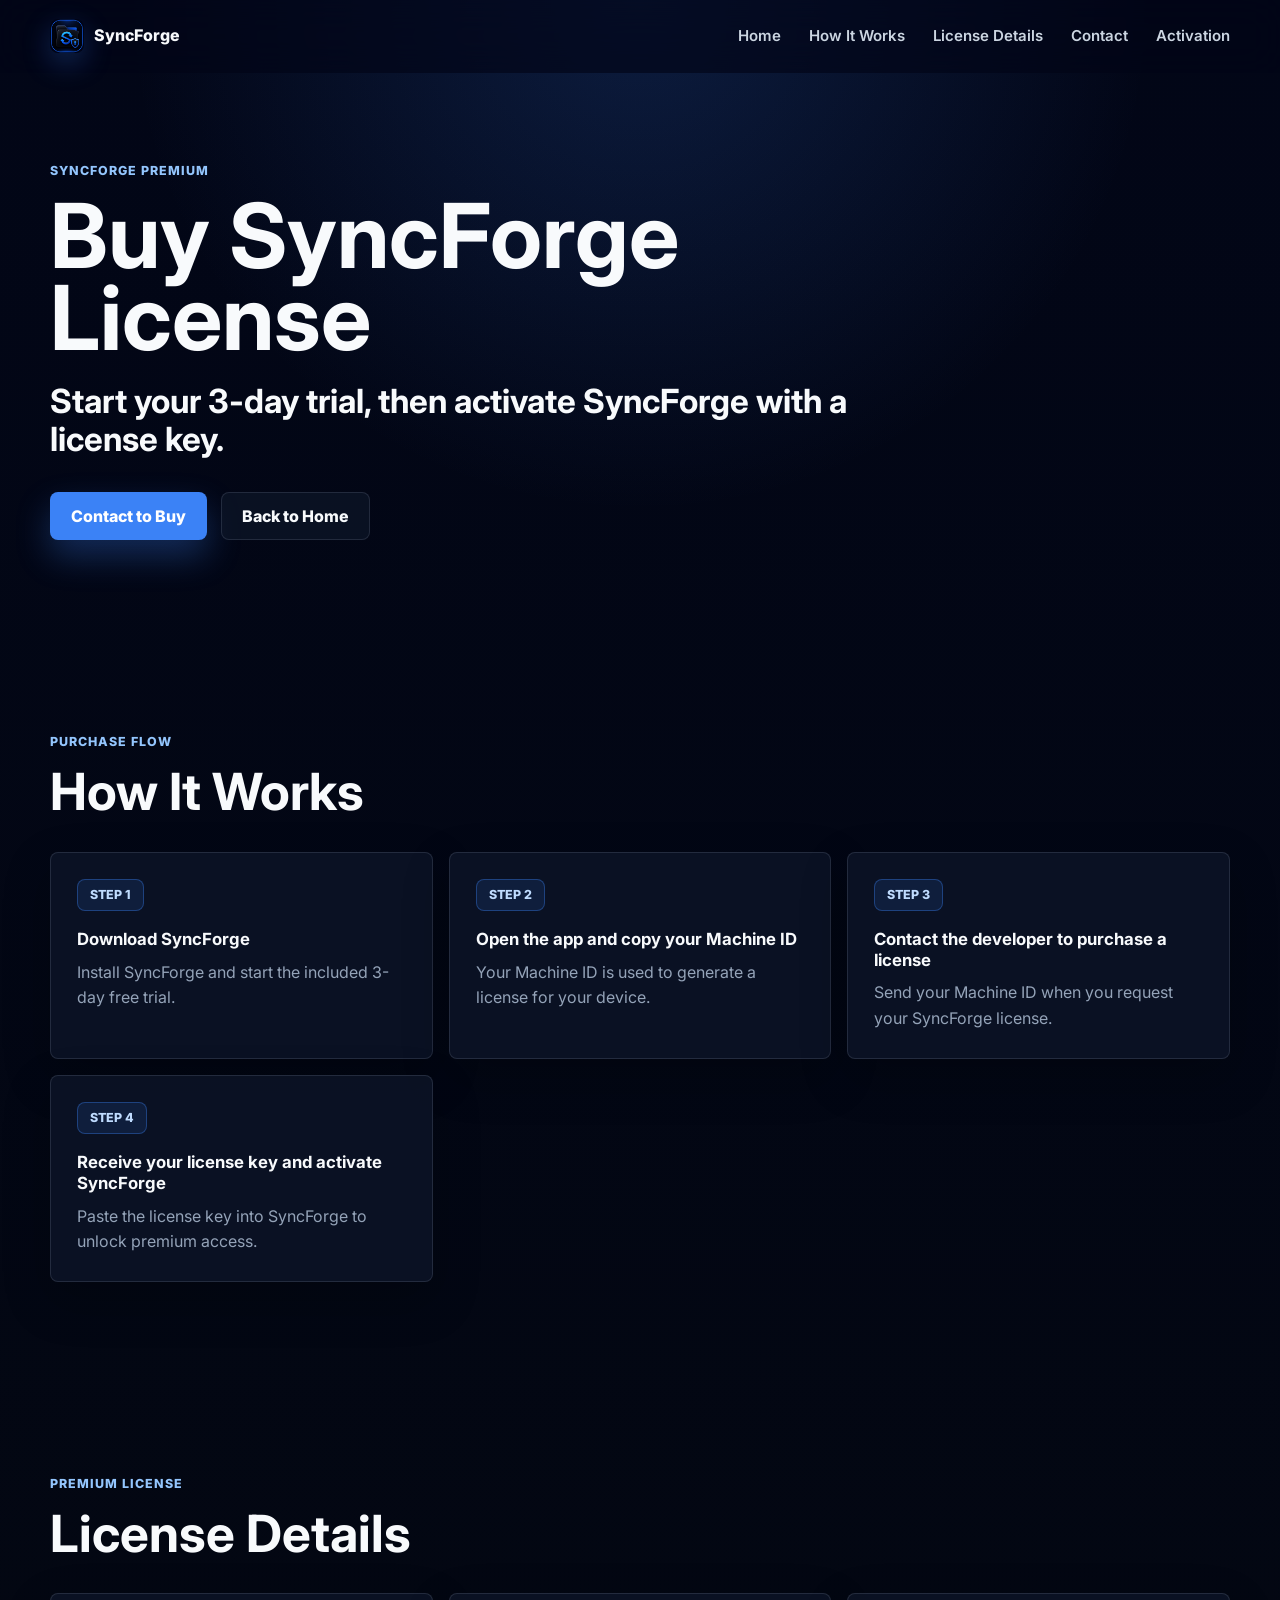
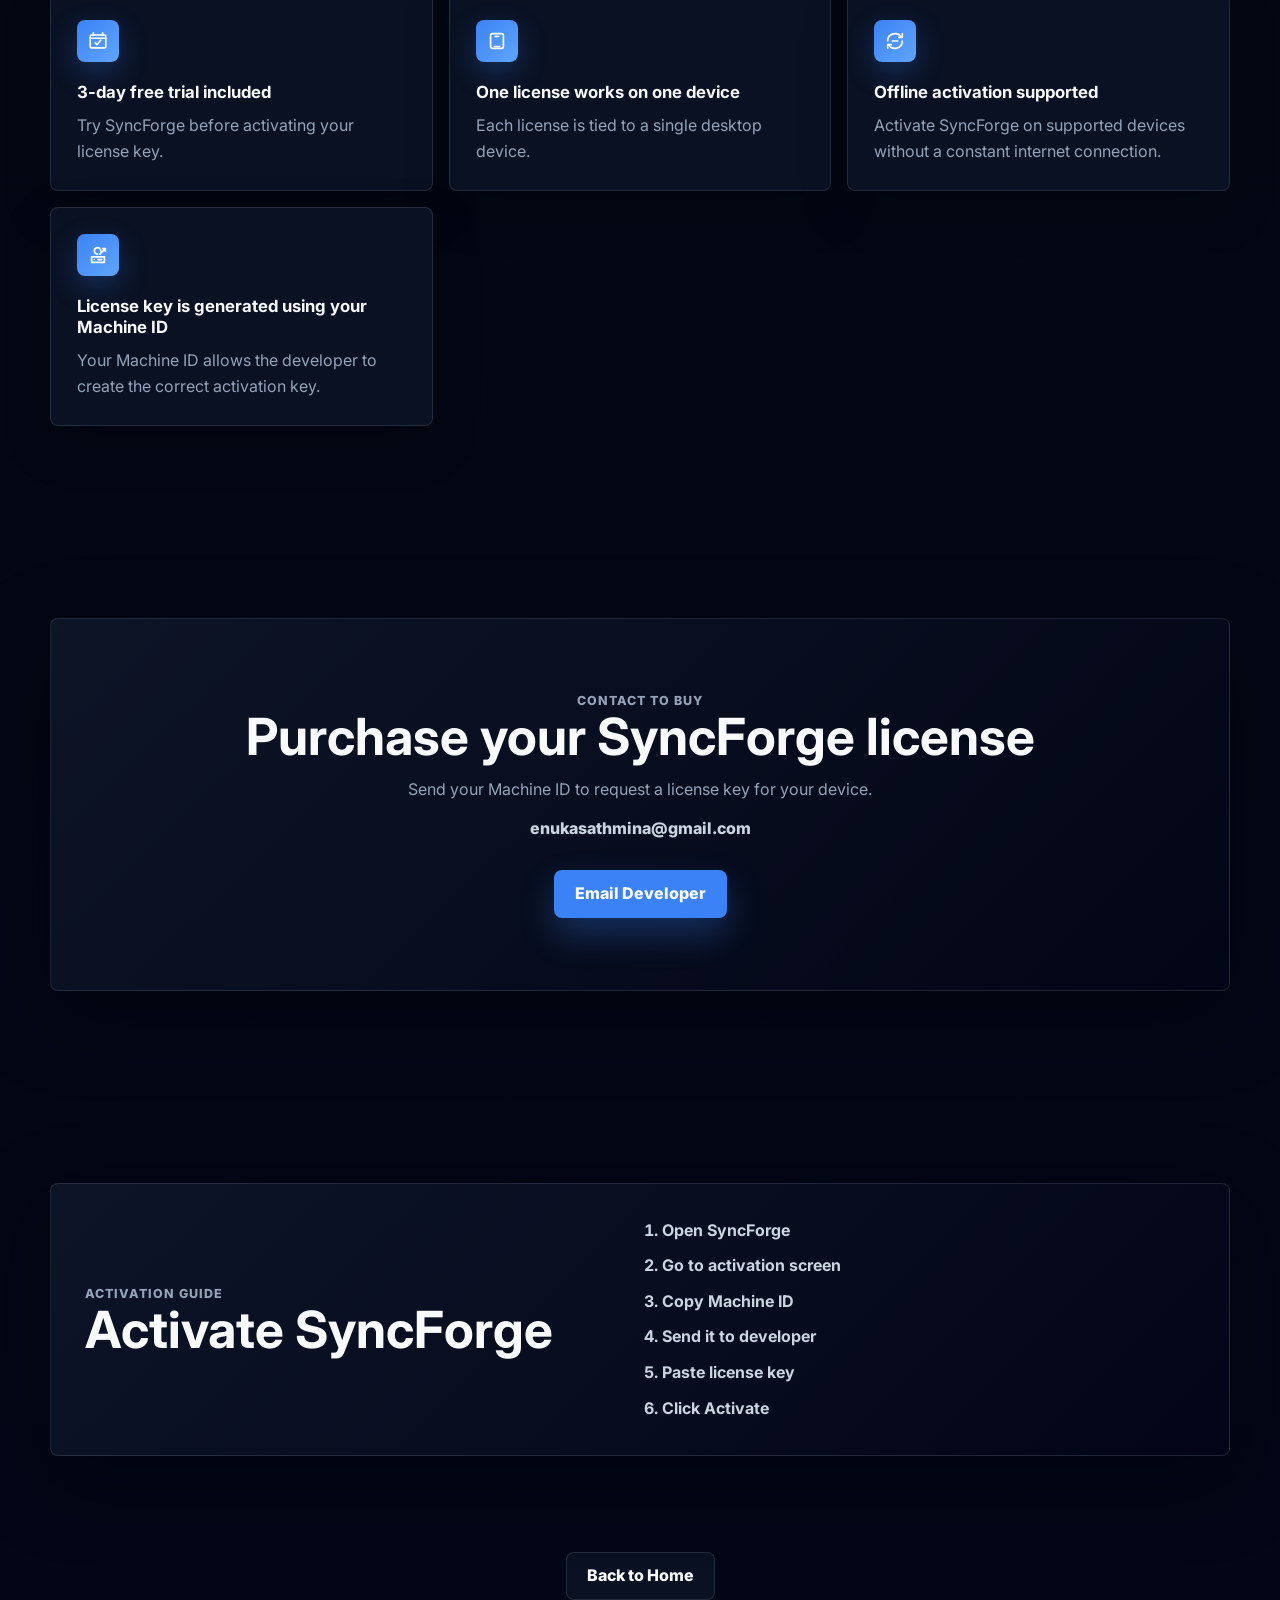
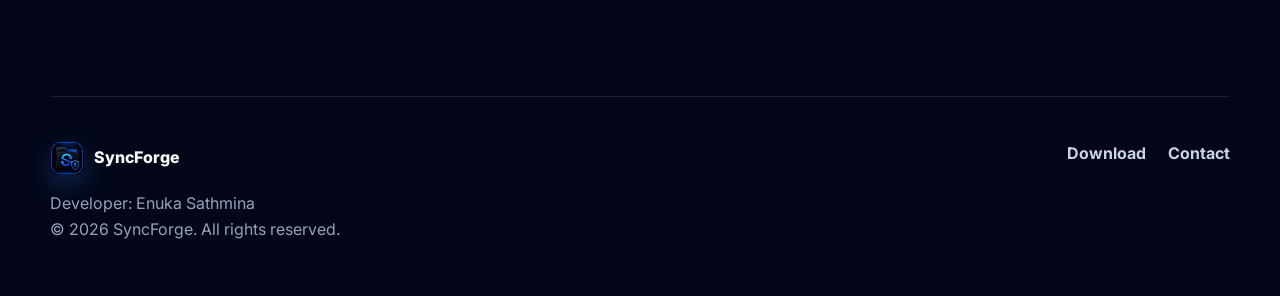
<file: buy.html>
<!DOCTYPE html>
<html lang="en">
<head>
  <meta charset="UTF-8">
  <meta name="viewport" content="width=device-width, initial-scale=1.0">
  <meta name="description" content="Buy and activate a SyncForge license for premium desktop backup software with a 3-day free trial.">
  <title>Buy SyncForge License | SyncForge</title>
  <link rel="icon" href="icon.ico" type="image/x-icon">
  <link rel="preconnect" href="https://fonts.googleapis.com">
  <link rel="preconnect" href="https://fonts.gstatic.com" crossorigin>
  <link href="https://fonts.googleapis.com/css2?family=Inter:wght@400;500;600;700;800&display=swap" rel="stylesheet">
  <link rel="stylesheet" href="style.css">
</head>
<body>
  <header class="site-header">
    <nav class="nav">
      <a class="brand" href="index.html" aria-label="SyncForge home">
        <img class="brand-icon" src="icon.ico" alt="" aria-hidden="true">
        <span>SyncForge</span>
      </a>
      <button class="nav-toggle" type="button" aria-label="Open navigation" aria-expanded="false">
        <span></span>
        <span></span>
      </button>
      <div class="nav-links" data-nav>
        <a href="index.html">Home</a>
        <a href="#how-it-works">How It Works</a>
        <a href="#license-details">License Details</a>
        <a href="#contact">Contact</a>
        <a href="#activation">Activation</a>
      </div>
    </nav>
  </header>

  <main id="top">
    <section class="section page-hero">
      <div class="page-hero-copy reveal">
        <p class="eyebrow">SyncForge Premium</p>
        <h1>Buy SyncForge License</h1>
        <p class="tagline">Start your 3-day trial, then activate SyncForge with a license key.</p>
        <div class="hero-actions">
          <a class="button primary" href="#contact">Contact to Buy</a>
          <a class="button secondary" href="index.html">Back to Home</a>
        </div>
      </div>
    </section>

    <section class="section" id="how-it-works">
      <div class="section-heading reveal">
        <p class="eyebrow">Purchase flow</p>
        <h2>How It Works</h2>
      </div>
      <div class="feature-grid">
        <article class="feature-card reveal">
          <span class="step-label">Step 1</span>
          <h3>Download SyncForge</h3>
          <p>Install SyncForge and start the included 3-day free trial.</p>
        </article>
        <article class="feature-card reveal">
          <span class="step-label">Step 2</span>
          <h3>Open the app and copy your Machine ID</h3>
          <p>Your Machine ID is used to generate a license for your device.</p>
        </article>
        <article class="feature-card reveal">
          <span class="step-label">Step 3</span>
          <h3>Contact the developer to purchase a license</h3>
          <p>Send your Machine ID when you request your SyncForge license.</p>
        </article>
        <article class="feature-card reveal">
          <span class="step-label">Step 4</span>
          <h3>Receive your license key and activate SyncForge</h3>
          <p>Paste the license key into SyncForge to unlock premium access.</p>
        </article>
      </div>
    </section>

    <section class="section" id="license-details">
      <div class="section-heading reveal">
        <p class="eyebrow">Premium license</p>
        <h2>License Details</h2>
      </div>
      <div class="feature-grid">
        <article class="feature-card reveal">
          <span class="icon" aria-hidden="true">
            <svg viewBox="0 0 24 24"><path d="M7 3v3M17 3v3M4 9h16"/><path d="M5 5.5h14A1.5 1.5 0 0 1 20.5 7v11A1.5 1.5 0 0 1 19 19.5H5A1.5 1.5 0 0 1 3.5 18V7A1.5 1.5 0 0 1 5 5.5z"/><path d="M9 14l2 2 4-5"/></svg>
          </span>
          <h3>3-day free trial included</h3>
          <p>Try SyncForge before activating your license key.</p>
        </article>
        <article class="feature-card reveal">
          <span class="icon" aria-hidden="true">
            <svg viewBox="0 0 24 24"><path d="M7 4h10a2 2 0 0 1 2 2v12a2 2 0 0 1-2 2H7a2 2 0 0 1-2-2V6a2 2 0 0 1 2-2z"/><path d="M9 18h6M10 7h4"/></svg>
          </span>
          <h3>One license works on one device</h3>
          <p>Each license is tied to a single desktop device.</p>
        </article>
        <article class="feature-card reveal">
          <span class="icon" aria-hidden="true">
            <svg viewBox="0 0 24 24"><path d="M4 12a8 8 0 0 1 14.93-4"/><path d="M20 4v4h-4"/><path d="M20 12a8 8 0 0 1-14.93 4"/><path d="M4 20v-4h4"/><path d="M9 12h6"/></svg>
          </span>
          <h3>Offline activation supported</h3>
          <p>Activate SyncForge on supported devices without a constant internet connection.</p>
        </article>
        <article class="feature-card reveal">
          <span class="icon" aria-hidden="true">
            <svg viewBox="0 0 24 24"><path d="M15 7.5a3.5 3.5 0 1 0-3.5 3.5"/><path d="M14 11l6-6M17 5h3v3"/><path d="M5 14h14v6H5z"/><path d="M8 17h.01M12 17h4"/></svg>
          </span>
          <h3>License key is generated using your Machine ID</h3>
          <p>Your Machine ID allows the developer to create the correct activation key.</p>
        </article>
      </div>
    </section>

    <section class="section" id="contact">
      <div class="download-card reveal">
        <p class="eyebrow">Contact to Buy</p>
        <h2>Purchase your SyncForge license</h2>
        <p>Send your Machine ID to request a license key for your device.</p>
        <p class="contact-email">enukasathmina@gmail.com</p>
        <div class="contact-actions">
          <a class="button primary" href="mailto:enukasathmina@gmail.com?subject=SyncForge%20License%20Purchase&body=Hi%2C%20I%20want%20to%20buy%20SyncForge.%20My%20Machine%20ID%20is%3A%0A">Email Developer</a>
        </div>
      </div>
    </section>

    <section class="section" id="activation">
      <div class="premium-grid reveal">
        <div>
          <p class="eyebrow">Activation Guide</p>
          <h2>Activate SyncForge</h2>
        </div>
        <ol class="guide-list">
          <li>Open SyncForge</li>
          <li>Go to activation screen</li>
          <li>Copy Machine ID</li>
          <li>Send it to developer</li>
          <li>Paste license key</li>
          <li>Click Activate</li>
        </ol>
      </div>
    </section>

    <section class="section back-section">
      <a class="button secondary reveal" href="index.html">Back to Home</a>
    </section>
  </main>

  <footer class="footer">
    <div>
      <a class="brand" href="index.html" aria-label="SyncForge home">
        <img class="brand-icon" src="icon.ico" alt="" aria-hidden="true">
        <span>SyncForge</span>
      </a>
      <p>Developer: Enuka Sathmina</p>
      <p>&copy; <span data-year></span> SyncForge. All rights reserved.</p>
    </div>
    <div class="footer-links">
      <a href="index.html#download">Download</a>
      <a href="mailto:enukasathmina@gmail.com">Contact</a>
    </div>
  </footer>

  <script src="script.js"></script>
</body>
</html>
</file>
<file: style.css>
:root {
  --bg: #020617;
  --bg-deep: #030712;
  --panel: rgba(15, 23, 42, 0.72);
  --panel-strong: rgba(15, 23, 42, 0.92);
  --line: rgba(148, 163, 184, 0.18);
  --text: #f8fafc;
  --muted: #94a3b8;
  --soft: #cbd5e1;
  --accent: #3b82f6;
  --accent-strong: #2563eb;
  --shadow: 0 24px 80px rgba(0, 0, 0, 0.38);
  --radius: 8px;
  --max-width: 1180px;
}

* {
  box-sizing: border-box;
}

html {
  scroll-behavior: smooth;
}

body {
  margin: 0;
  font-family: "Inter", system-ui, -apple-system, BlinkMacSystemFont, "Segoe UI", sans-serif;
  color: var(--text);
  background:
    radial-gradient(circle at 50% 0%, rgba(59, 130, 246, 0.18), transparent 32rem),
    linear-gradient(180deg, #020617 0%, #030712 48%, #020617 100%);
  line-height: 1.6;
  min-width: 320px;
}

body.nav-open {
  overflow: hidden;
}

a {
  color: inherit;
  text-decoration: none;
}

img {
  display: block;
  max-width: 100%;
}

.site-header {
  position: sticky;
  top: 0;
  z-index: 20;
  border-bottom: 1px solid transparent;
  background: rgba(2, 6, 23, 0.66);
  backdrop-filter: blur(18px);
}

.site-header.scrolled {
  border-color: var(--line);
}

.nav {
  width: min(100% - 40px, var(--max-width));
  height: 72px;
  margin: 0 auto;
  display: flex;
  align-items: center;
  justify-content: space-between;
}

.brand {
  display: inline-flex;
  align-items: center;
  gap: 10px;
  font-weight: 800;
  letter-spacing: 0;
}

.icon {
  display: inline-grid;
  place-items: center;
  color: #fff;
  background: linear-gradient(135deg, var(--accent), #60a5fa);
  box-shadow: 0 10px 28px rgba(59, 130, 246, 0.28);
}

.brand-icon {
  width: 34px;
  height: 34px;
  border-radius: 8px;
  object-fit: cover;
  box-shadow: 0 10px 28px rgba(59, 130, 246, 0.28);
}

.nav-links {
  display: flex;
  align-items: center;
  gap: 28px;
  color: var(--soft);
  font-size: 0.94rem;
  font-weight: 600;
}

.nav-links a {
  transition: color 180ms ease;
}

.nav-links a:hover {
  color: var(--text);
}

.nav-toggle {
  display: none;
  width: 42px;
  height: 42px;
  border: 1px solid var(--line);
  border-radius: 8px;
  background: rgba(15, 23, 42, 0.72);
  cursor: pointer;
}

.nav-toggle span {
  display: block;
  width: 18px;
  height: 2px;
  margin: 5px auto;
  border-radius: 999px;
  background: var(--text);
  transition: transform 180ms ease;
}

.section {
  width: min(100% - 40px, var(--max-width));
  margin: 0 auto;
  padding: 96px 0;
}

.hero {
  min-height: calc(100vh - 72px);
  display: grid;
  align-items: center;
  padding-top: 64px;
}

.hero-grid {
  display: grid;
  grid-template-columns: minmax(0, 1fr) minmax(380px, 0.9fr);
  gap: 54px;
  align-items: center;
}

.eyebrow {
  margin: 0 0 14px;
  color: #93c5fd;
  font-size: 0.78rem;
  font-weight: 800;
  letter-spacing: 0.08em;
  text-transform: uppercase;
}

h1,
h2,
h3,
p {
  overflow-wrap: break-word;
}

h1 {
  margin: 0;
  font-size: clamp(3.35rem, 7vw, 6rem);
  line-height: 0.92;
  letter-spacing: 0;
  overflow-wrap: normal;
  word-break: keep-all;
}

h2 {
  margin: 0;
  font-size: clamp(2rem, 4vw, 4rem);
  line-height: 1;
  letter-spacing: 0;
}

h3 {
  margin: 0 0 10px;
  font-size: 1.05rem;
  line-height: 1.25;
}

.tagline {
  margin: 22px 0 0;
  color: var(--text);
  font-size: clamp(1.35rem, 2.6vw, 2.2rem);
  font-weight: 700;
  line-height: 1.15;
}

.hero-description {
  max-width: 650px;
  margin: 22px 0 0;
  color: var(--soft);
  font-size: 1.08rem;
}

.hero-actions {
  display: flex;
  flex-wrap: wrap;
  gap: 14px;
  margin-top: 34px;
}

.page-hero {
  min-height: 520px;
  display: grid;
  align-items: center;
  padding-top: 88px;
}

.page-hero-copy {
  max-width: 860px;
}

.button {
  display: inline-flex;
  align-items: center;
  justify-content: center;
  min-height: 48px;
  padding: 0 20px;
  border: 1px solid transparent;
  border-radius: 8px;
  font-weight: 800;
  transition: transform 180ms ease, border-color 180ms ease, background 180ms ease, box-shadow 180ms ease;
}

.button:hover {
  transform: translateY(-2px);
}

.button.primary {
  background: var(--accent);
  color: #fff;
  box-shadow: 0 16px 34px rgba(59, 130, 246, 0.3);
}

.button.primary:hover {
  background: var(--accent-strong);
}

.button.secondary {
  border-color: var(--line);
  color: var(--text);
  background: rgba(15, 23, 42, 0.66);
}

.button.secondary:hover {
  border-color: rgba(59, 130, 246, 0.48);
  background: rgba(30, 41, 59, 0.72);
}

.hero-visual,
.screenshot-card {
  position: relative;
  overflow: hidden;
  border: 1px solid var(--line);
  border-radius: var(--radius);
  background: var(--panel);
  box-shadow: var(--shadow);
}

.hero-visual {
  min-height: 460px;
  isolation: isolate;
}

.hero-visual img {
  position: absolute;
  inset: 0;
  width: 100%;
  height: 100%;
  object-fit: cover;
  opacity: 0.42;
}

.hero-visual img.is-missing,
.screenshot-card img.is-missing {
  display: none;
}

.mockup-shell {
  position: absolute;
  inset: 30px;
  z-index: 2;
  border: 1px solid rgba(226, 232, 240, 0.14);
  border-radius: var(--radius);
  background: rgba(2, 6, 23, 0.78);
  backdrop-filter: blur(20px);
}

.mockup-topbar {
  display: flex;
  gap: 8px;
  padding: 16px;
  border-bottom: 1px solid var(--line);
}

.mockup-topbar span {
  width: 10px;
  height: 10px;
  border-radius: 50%;
  background: #475569;
}

.mockup-content {
  padding: 28px;
}

.mockup-content small {
  color: var(--muted);
  font-weight: 700;
}

.mockup-content strong {
  display: block;
  margin-top: 4px;
  font-size: 4rem;
  line-height: 1;
}

.progress-stack {
  display: grid;
  gap: 12px;
  margin: 34px 0;
}

.progress-stack span {
  height: 12px;
  width: var(--width);
  border-radius: 999px;
  background: linear-gradient(90deg, var(--accent), rgba(96, 165, 250, 0.28));
}

.mockup-list {
  display: grid;
  gap: 10px;
  color: var(--soft);
  font-size: 0.94rem;
}

.mockup-list span {
  padding: 12px 14px;
  border: 1px solid var(--line);
  border-radius: var(--radius);
  background: rgba(15, 23, 42, 0.64);
}

.section-heading {
  max-width: 720px;
  margin-bottom: 34px;
}

.feature-grid,
.why-grid {
  display: grid;
  grid-template-columns: repeat(3, minmax(0, 1fr));
  gap: 16px;
}

.feature-card,
.why-grid div {
  border: 1px solid var(--line);
  border-radius: var(--radius);
  background: var(--panel);
  box-shadow: 0 18px 48px rgba(0, 0, 0, 0.22);
}

.feature-card {
  padding: 26px;
  transition: transform 180ms ease, border-color 180ms ease, background 180ms ease;
}

.step-label {
  display: inline-flex;
  align-items: center;
  min-height: 32px;
  margin-bottom: 18px;
  padding: 0 12px;
  border: 1px solid rgba(59, 130, 246, 0.36);
  border-radius: 8px;
  color: #bfdbfe;
  background: rgba(59, 130, 246, 0.12);
  font-size: 0.78rem;
  font-weight: 800;
  text-transform: uppercase;
}

.feature-card:hover {
  transform: translateY(-4px);
  border-color: rgba(59, 130, 246, 0.44);
  background: var(--panel-strong);
}

.feature-card p,
.why-grid p,
.premium-grid p,
.download-card p,
.footer p {
  margin: 0;
  color: var(--muted);
}

.icon {
  width: 42px;
  height: 42px;
  margin-bottom: 20px;
  border-radius: 8px;
}

.icon svg {
  width: 22px;
  height: 22px;
  fill: none;
  stroke: currentColor;
  stroke-width: 1.8;
  stroke-linecap: round;
  stroke-linejoin: round;
}

.screenshot-grid {
  display: grid;
  grid-template-columns: repeat(2, minmax(0, 1fr));
  gap: 18px;
}

.screenshot-card {
  margin: 0;
  min-height: 330px;
  display: flex;
  flex-direction: column;
}

.screenshot-card::before,
.hero-visual::before {
  content: attr(data-placeholder);
}

.screenshot-card::after,
.hero-visual::after {
  content: "";
  position: absolute;
  inset: 0;
  background:
    linear-gradient(rgba(148, 163, 184, 0.08) 1px, transparent 1px),
    linear-gradient(90deg, rgba(148, 163, 184, 0.08) 1px, transparent 1px);
  background-size: 42px 42px;
  mask-image: linear-gradient(to bottom, black, transparent 82%);
  pointer-events: none;
}

.screenshot-card img {
  width: 100%;
  height: 286px;
  object-fit: cover;
}

.screenshot-card figcaption {
  position: relative;
  z-index: 2;
  padding: 16px 18px;
  border-top: 1px solid var(--line);
  background: rgba(2, 6, 23, 0.78);
  font-weight: 800;
}

.image-placeholder {
  min-height: 286px;
  display: grid;
  place-items: center;
  padding: 24px;
  color: var(--soft);
  background:
    radial-gradient(circle at 50% 0%, rgba(59, 130, 246, 0.3), transparent 22rem),
    linear-gradient(135deg, rgba(15, 23, 42, 0.82), rgba(2, 6, 23, 0.92));
  text-align: center;
  font-weight: 800;
}

.why-panel,
.download-card,
.premium-grid {
  border: 1px solid var(--line);
  border-radius: var(--radius);
  background: linear-gradient(135deg, rgba(15, 23, 42, 0.86), rgba(2, 6, 23, 0.86));
  box-shadow: var(--shadow);
}

.why-panel {
  padding: 34px;
}

.why-grid {
  margin-top: 32px;
}

.why-grid div {
  padding: 22px;
}

.download-card {
  padding: clamp(34px, 6vw, 72px);
  text-align: center;
}

.download-card h2 {
  margin-bottom: 14px;
}

.download-card .button {
  margin-top: 28px;
}

.contact-actions {
  display: flex;
  flex-wrap: wrap;
  justify-content: center;
  gap: 14px;
}

.contact-email {
  margin-top: 14px !important;
  color: var(--soft) !important;
  font-weight: 800;
}

.premium-grid {
  display: grid;
  grid-template-columns: 0.95fr 1fr;
  gap: 28px;
  align-items: center;
  padding: 34px;
}

.guide-list {
  margin: 0;
  padding-left: 22px;
  color: var(--soft);
  font-weight: 700;
}

.guide-list li + li {
  margin-top: 10px;
}

.back-section {
  padding-top: 0;
  text-align: center;
}

.footer {
  width: min(100% - 40px, var(--max-width));
  margin: 0 auto;
  padding: 44px 0 54px;
  border-top: 1px solid var(--line);
  display: flex;
  justify-content: space-between;
  gap: 28px;
}

.footer .brand {
  margin-bottom: 16px;
}

.footer-links {
  display: flex;
  gap: 22px;
  color: var(--soft);
  font-weight: 700;
}

.footer-links a:hover {
  color: var(--text);
}

.reveal {
  opacity: 0;
  transform: translateY(18px);
  transition: opacity 600ms ease, transform 600ms ease;
}

.reveal.visible {
  opacity: 1;
  transform: translateY(0);
}

@media (max-width: 1040px) {
  .hero-grid,
  .premium-grid {
    grid-template-columns: 1fr;
  }

  .hero {
    min-height: auto;
  }

  .hero-visual {
    min-height: 410px;
  }

  .feature-grid,
  .why-grid {
    grid-template-columns: repeat(2, minmax(0, 1fr));
  }
}

@media (max-width: 720px) {
  .nav-toggle {
    display: block;
  }

  .nav-links {
    position: fixed;
    top: 72px;
    left: 20px;
    right: 20px;
    display: grid;
    gap: 0;
    padding: 10px;
    border: 1px solid var(--line);
    border-radius: var(--radius);
    background: rgba(2, 6, 23, 0.96);
    box-shadow: var(--shadow);
    opacity: 0;
    pointer-events: none;
    transform: translateY(-10px);
    transition: opacity 180ms ease, transform 180ms ease;
  }

  .nav-links.open {
    opacity: 1;
    pointer-events: auto;
    transform: translateY(0);
  }

  .nav-links a {
    padding: 14px;
    border-radius: 8px;
  }

  .nav-links a:hover {
    background: rgba(15, 23, 42, 0.9);
  }

  .nav-toggle[aria-expanded="true"] span:first-child {
    transform: translateY(3px) rotate(45deg);
  }

  .nav-toggle[aria-expanded="true"] span:last-child {
    transform: translateY(-4px) rotate(-45deg);
  }

  .section {
    width: min(100% - 28px, var(--max-width));
    padding: 72px 0;
  }

  .hero {
    padding-top: 42px;
  }

  .page-hero {
    min-height: auto;
    padding-top: 72px;
  }

  .hero-actions,
  .contact-actions,
  .button {
    width: 100%;
  }

  .feature-grid,
  .why-grid,
  .screenshot-grid {
    grid-template-columns: 1fr;
  }

  .hero-visual,
  .screenshot-card {
    min-height: 320px;
  }

  .mockup-shell {
    inset: 16px;
  }

  .mockup-content {
    padding: 20px;
  }

  .mockup-content strong {
    font-size: 3rem;
  }

  .footer {
    width: min(100% - 28px, var(--max-width));
    flex-direction: column;
  }

  .footer-links {
    flex-wrap: wrap;
  }
}

@media (prefers-reduced-motion: reduce) {
  *,
  *::before,
  *::after {
    scroll-behavior: auto !important;
    transition-duration: 0.01ms !important;
    animation-duration: 0.01ms !important;
  }
}
</file>
